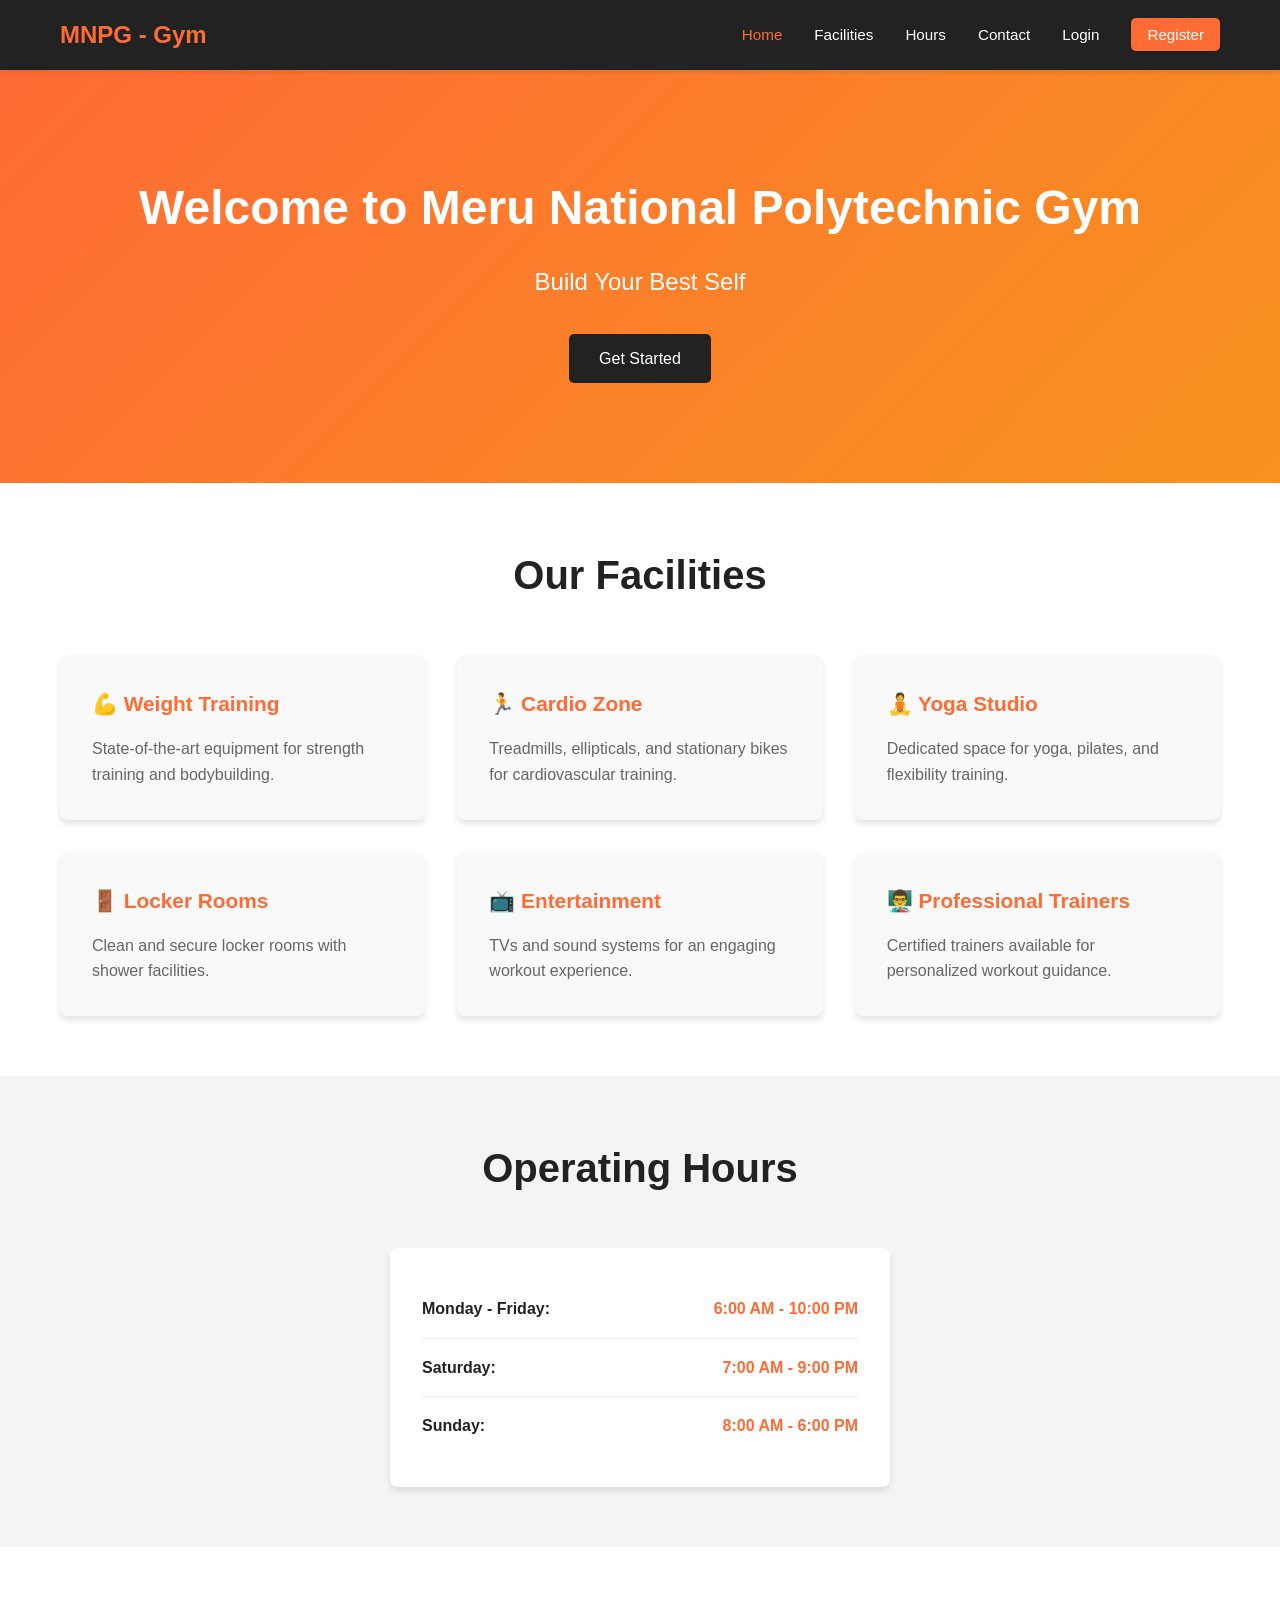
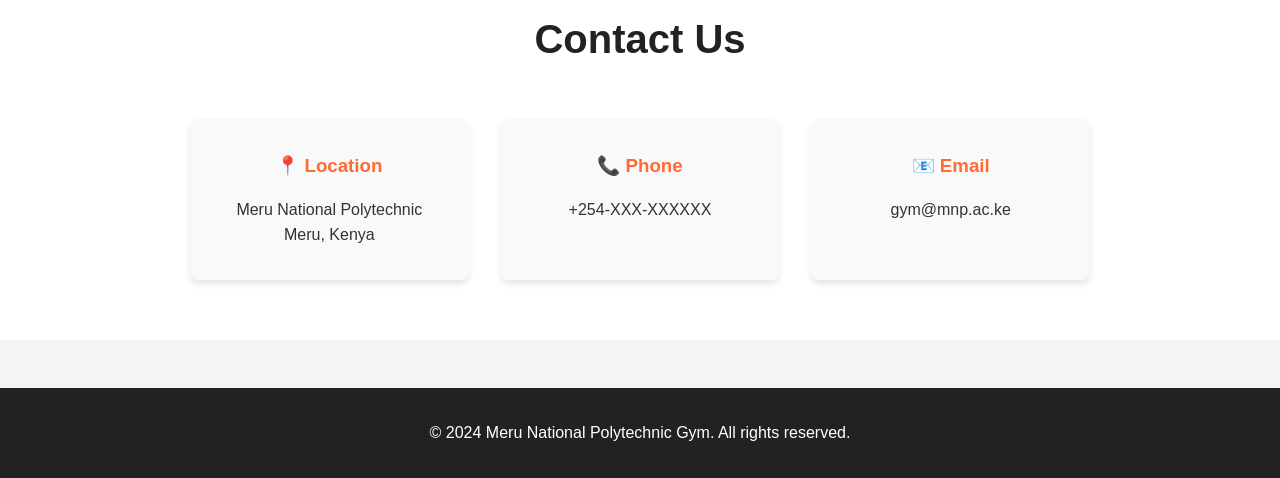
<file: index.html>
<!DOCTYPE html>
<html lang="en">
<head>
    <meta charset="UTF-8">
    <meta name="viewport" content="width=device-width, initial-scale=1.0">
    <title>Meru National Polytechnic Gym</title>
    <link rel="stylesheet" href="css/style.css">
</head>
<body>
    <nav class="navbar">
        <div class="container">
            <div class="nav-brand">MNPG - Gym</div>
            <ul class="nav-menu">
                <li><a href="index.html" class="active">Home</a></li>
                <li><a href="#facilities">Facilities</a></li>
                <li><a href="#hours">Hours</a></li>
                <li><a href="#contact">Contact</a></li>
                <li><a href="login.php">Login</a></li>
                <li><a href="register.html" class="btn-register">Register</a></li>
            </ul>
        </div>
    </nav>

    <header class="hero">
        <div class="hero-content">
            <h1>Welcome to Meru National Polytechnic Gym</h1>
            <p>Build Your Best Self</p>
            <a href="register.html" class="btn-primary">Get Started</a>
        </div>
    </header>

    <section id="facilities" class="facilities">
        <div class="container">
            <h2>Our Facilities</h2>
            <div class="facilities-grid">
                <div class="facility-card">
                    <h3>💪 Weight Training</h3>
                    <p>State-of-the-art equipment for strength training and bodybuilding.</p>
                </div>
                <div class="facility-card">
                    <h3>🏃 Cardio Zone</h3>
                    <p>Treadmills, ellipticals, and stationary bikes for cardiovascular training.</p>
                </div>
                <div class="facility-card">
                    <h3>🧘 Yoga Studio</h3>
                    <p>Dedicated space for yoga, pilates, and flexibility training.</p>
                </div>
                <div class="facility-card">
                    <h3>🚪 Locker Rooms</h3>
                    <p>Clean and secure locker rooms with shower facilities.</p>
                </div>
                <div class="facility-card">
                    <h3>📺 Entertainment</h3>
                    <p>TVs and sound systems for an engaging workout experience.</p>
                </div>
                <div class="facility-card">
                    <h3>👨‍🏫 Professional Trainers</h3>
                    <p>Certified trainers available for personalized workout guidance.</p>
                </div>
            </div>
        </div>
    </section>

    <section id="hours" class="hours">
        <div class="container">
            <h2>Operating Hours</h2>
            <div class="hours-content">
                <div class="hours-table">
                    <div class="hour-row">
                        <span class="day">Monday - Friday:</span>
                        <span class="time">6:00 AM - 10:00 PM</span>
                    </div>
                    <div class="hour-row">
                        <span class="day">Saturday:</span>
                        <span class="time">7:00 AM - 9:00 PM</span>
                    </div>
                    <div class="hour-row">
                        <span class="day">Sunday:</span>
                        <span class="time">8:00 AM - 6:00 PM</span>
                    </div>
                </div>
            </div>
        </div>
    </section>

    <section id="contact" class="contact">
        <div class="container">
            <h2>Contact Us</h2>
            <div class="contact-content">
                <div class="contact-info">
                    <div class="info-item">
                        <h3>📍 Location</h3>
                        <p>Meru National Polytechnic<br>Meru, Kenya</p>
                    </div>
                    <div class="info-item">
                        <h3>📞 Phone</h3>
                        <p>+254-XXX-XXXXXX</p>
                    </div>
                    <div class="info-item">
                        <h3>📧 Email</h3>
                        <p>gym@mnp.ac.ke</p>
                    </div>
                </div>
            </div>
        </div>
    </section>

    <footer>
        <div class="container">
            <p>&copy; 2024 Meru National Polytechnic Gym. All rights reserved.</p>
        </div>
    </footer>

    <script src="js/script.js"></script>
</body>
</html>
</file>
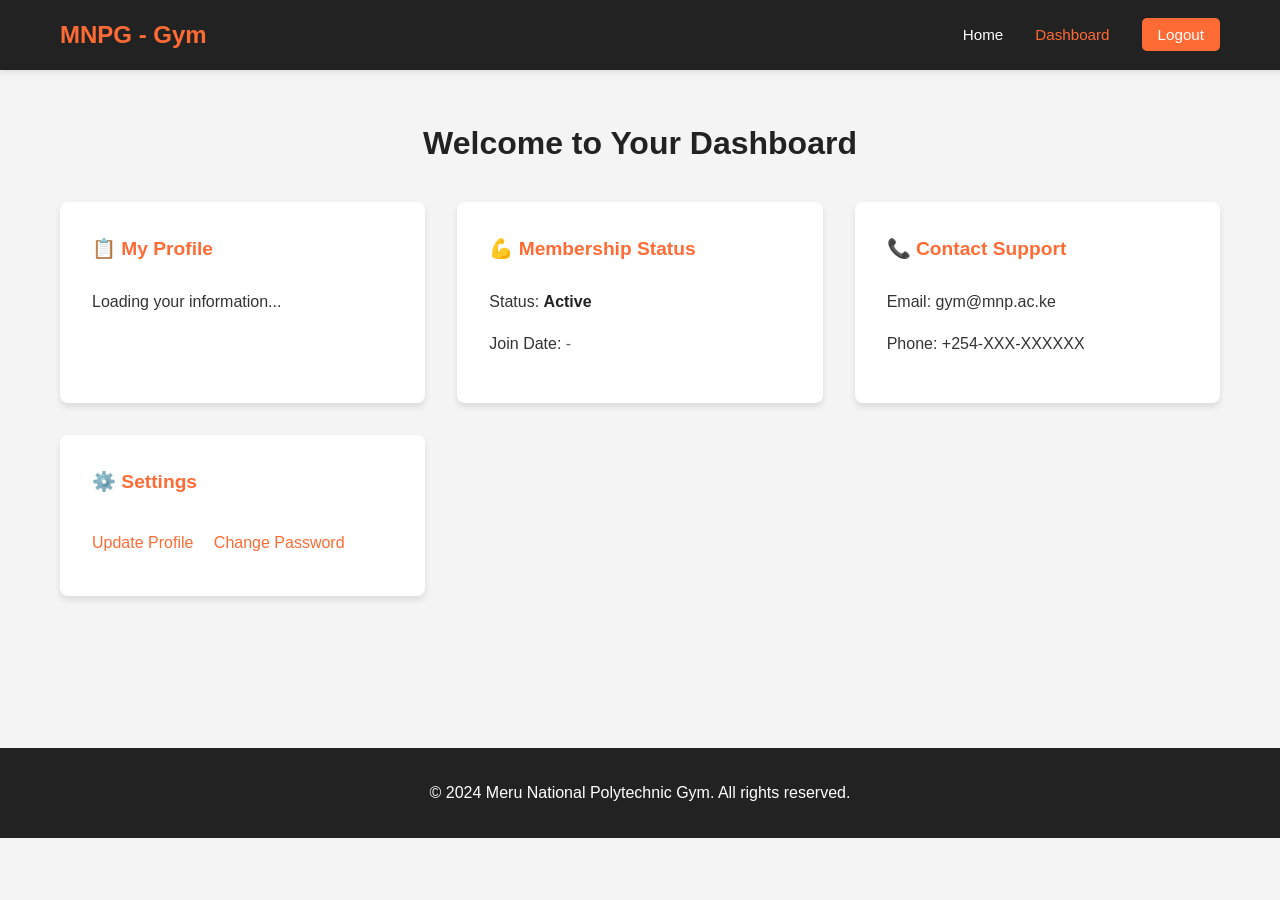
<file: dashboard.html>
<!DOCTYPE html>
<html lang="en">
<head>
    <meta charset="UTF-8">
    <meta name="viewport" content="width=device-width, initial-scale=1.0">
    <title>Dashboard - Meru National Polytechnic Gym</title>
    <link rel="stylesheet" href="css/style.css">
</head>
<body>
    <nav class="navbar">
        <div class="container">
            <div class="nav-brand">MNPG - Gym</div>
            <ul class="nav-menu">
                <li><a href="index.html">Home</a></li>
                <li><a href="dashboard.html" class="active">Dashboard</a></li>
                <li><a href="php/logout.php" class="btn-register">Logout</a></li>
            </ul>
        </div>
    </nav>

    <div class="dashboard-container">
        <div class="container">
            <h1>Welcome to Your Dashboard</h1>
            <div class="dashboard-grid">
                <div class="dashboard-card">
                    <h3>📋 My Profile</h3>
                    <div id="memberInfo">
                        <p>Loading your information...</p>
                    </div>
                </div>

                <div class="dashboard-card">
                    <h3>💪 Membership Status</h3>
                    <p>Status: <strong>Active</strong></p>
                    <p>Join Date: <span id="joinDate">-</span></p>
                </div>

                <div class="dashboard-card">
                    <h3>📞 Contact Support</h3>
                    <p>Email: gym@mnp.ac.ke</p>
                    <p>Phone: +254-XXX-XXXXXX</p>
                </div>

                <div class="dashboard-card">
                    <h3>⚙️ Settings</h3>
                    <a href="#" class="btn-link">Update Profile</a>
                    <a href="#" class="btn-link">Change Password</a>
                </div>
            </div>
        </div>
    </div>

    <footer>
        <div class="container">
            <p>&copy; 2024 Meru National Polytechnic Gym. All rights reserved.</p>
        </div>
    </footer>

    <script src="js/script.js"></script>
</body>
</html>
</file>
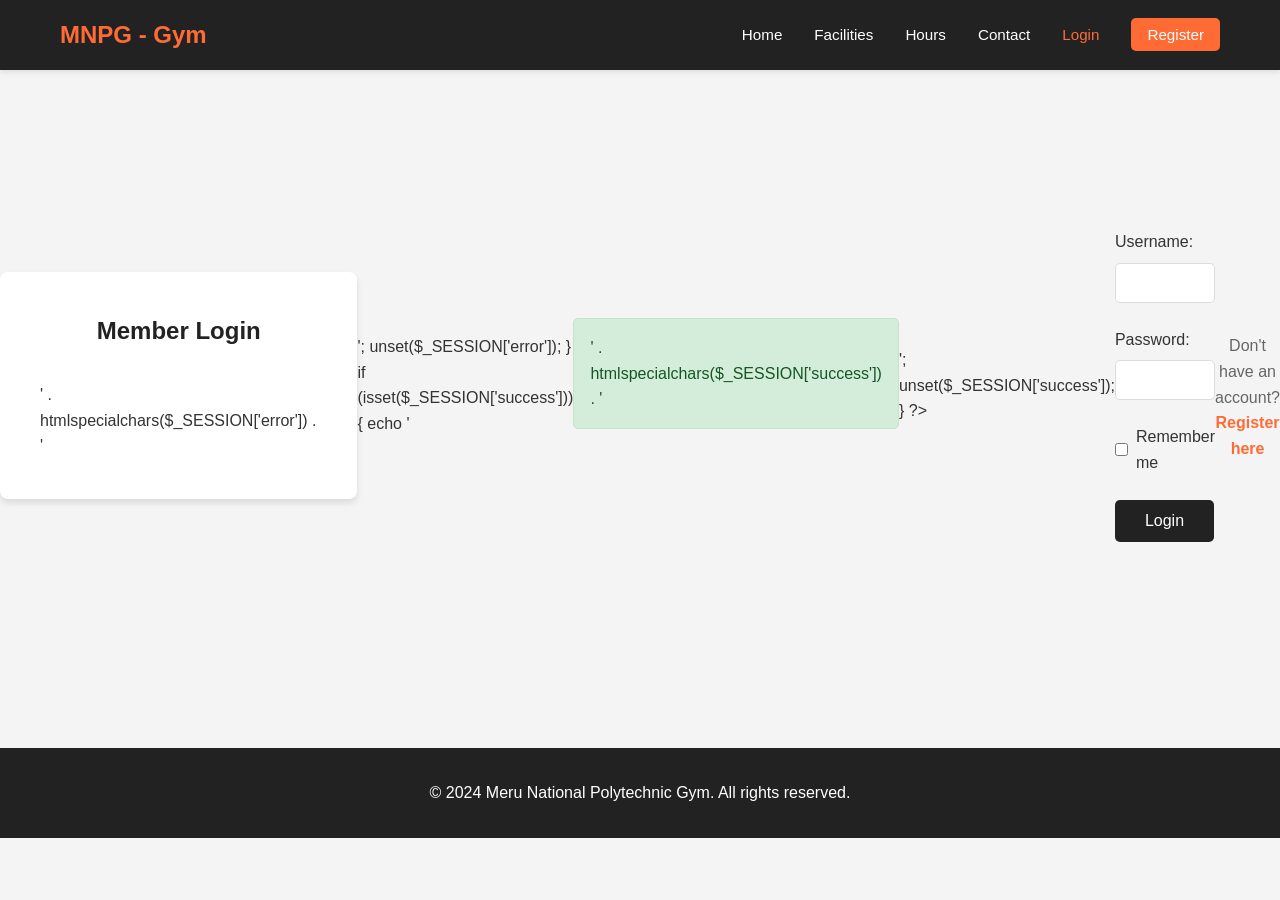
<file: login.html>
<!DOCTYPE html>
<html lang="en">
<head>
    <meta charset="UTF-8">
    <meta name="viewport" content="width=device-width, initial-scale=1.0">
    <title>Login - Meru National Polytechnic Gym</title>
    <link rel="stylesheet" href="css/style.css">
</head>
<body>
    <nav class="navbar">
        <div class="container">
            <div class="nav-brand">MNPG - Gym</div>
            <ul class="nav-menu">
                <li><a href="index.html">Home</a></li>
                <li><a href="index.html#facilities">Facilities</a></li>
                <li><a href="index.html#hours">Hours</a></li>
                <li><a href="index.html#contact">Contact</a></li>
                <li><a href="login.html" class="active">Login</a></li>
                <li><a href="register.html" class="btn-register">Register</a></li>
            </ul>
        </div>
    </nav>

    <div class="form-container">
        <div class="form-box">
            <h2>Member Login</h2>
            
            <?php
                session_start();
                if (isset($_SESSION['error'])) {
                    echo '<div class="error-message">' . htmlspecialchars($_SESSION['error']) . '</div>';
                    unset($_SESSION['error']);
                }
                if (isset($_SESSION['success'])) {
                    echo '<div class="success-message">' . htmlspecialchars($_SESSION['success']) . '</div>';
                    unset($_SESSION['success']);
                }
            ?>

            <form id="loginForm" method="POST" action="php/login.php">
                <div class="form-group">
                    <label for="username">Username:</label>
                    <input type="text" id="username" name="username" required>
                </div>

                <div class="form-group">
                    <label for="password">Password:</label>
                    <input type="password" id="password" name="password" required>
                </div>

                <div class="form-group checkbox">
                    <input type="checkbox" id="remember" name="remember">
                    <label for="remember">Remember me</label>
                </div>

                <button type="submit" class="btn-primary">Login</button>
            </form>

            <p class="form-footer">Don't have an account? <a href="register.html">Register here</a></p>
        </div>
    </div>

    <footer>
        <div class="container">
            <p>&copy; 2024 Meru National Polytechnic Gym. All rights reserved.</p>
        </div>
    </footer>

    <script src="js/script.js"></script>
</body>
</html>
</file>
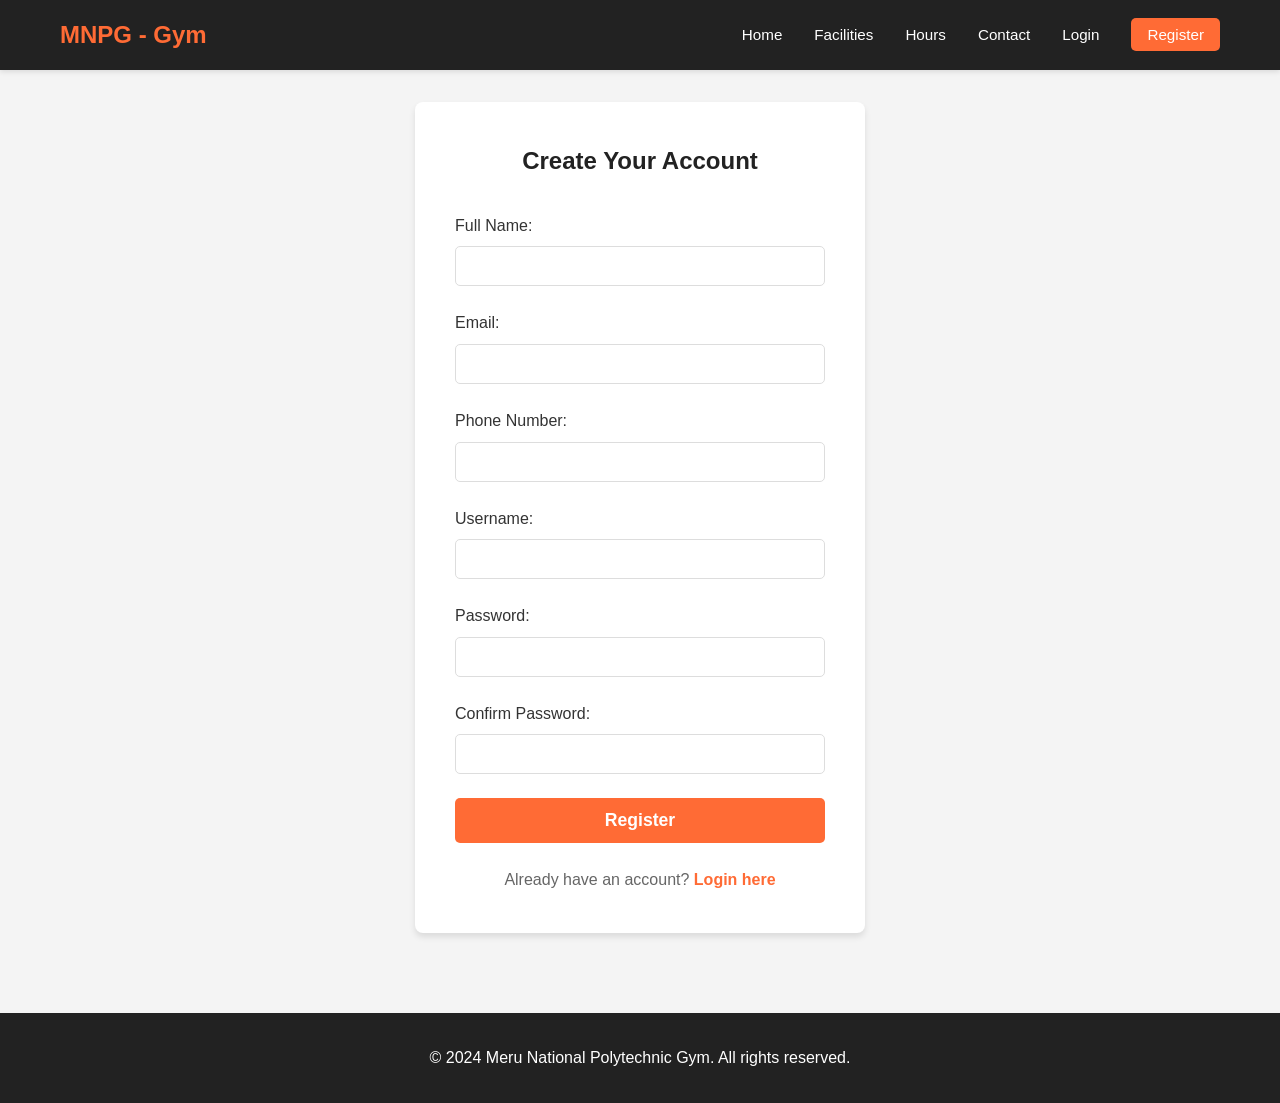
<file: register.html>
<!DOCTYPE html>
<html lang="en">
<head>
    <meta charset="UTF-8">
    <meta name="viewport" content="width=device-width, initial-scale=1.0">
    <title>Register - Meru National Polytechnic Gym</title>
    <link rel="stylesheet" href="css/style.css">
</head>
<body>
    <nav class="navbar">
        <div class="container">
            <div class="nav-brand">MNPG - Gym</div>
            <ul class="nav-menu">
                <li><a href="index.html">Home</a></li>
                <li><a href="index.html#facilities">Facilities</a></li>
                <li><a href="index.html#hours">Hours</a></li>
                <li><a href="index.html#contact">Contact</a></li>
                <li><a href="login.php">Login</a></li>
                <li><a href="register.html" class="btn-register active">Register</a></li>
            </ul>
        </div>
    </nav>

    <div class="form-container">
        <div class="form-box">
            <h2>Create Your Account</h2>
            <form id="registerForm" method="POST" action="php/register.php">
                <div class="form-group">
                    <label for="fullname">Full Name:</label>
                    <input type="text" id="fullname" name="fullname" required>
                </div>

                <div class="form-group">
                    <label for="email">Email:</label>
                    <input type="email" id="email" name="email" required>
                </div>

                <div class="form-group">
                    <label for="phone">Phone Number:</label>
                    <input type="tel" id="phone" name="phone" required>
                </div>

                <div class="form-group">
                    <label for="username">Username:</label>
                    <input type="text" id="username" name="username" required>
                </div>

                <div class="form-group">
                    <label for="password">Password:</label>
                    <input type="password" id="password" name="password" required>
                </div>

                <div class="form-group">
                    <label for="confirm_password">Confirm Password:</label>
                    <input type="password" id="confirm_password" name="confirm_password" required>
                </div>

                <button type="submit" class="btn-primary">Register</button>
            </form>

            <p class="form-footer">Already have an account? <a href="login.php">Login here</a></p>
        </div>
    </div>

    <footer>
        <div class="container">
            <p>&copy; 2024 Meru National Polytechnic Gym. All rights reserved.</p>
        </div>
    </footer>

    <script src="js/script.js"></script>
</body>
</html>
</file>
<file: css/style.css>
* {
    margin: 0;
    padding: 0;
    box-sizing: border-box;
}

body {
    font-family: 'Segoe UI', Tahoma, Geneva, Verdana, sans-serif;
    line-height: 1.6;
    color: #333;
    background-color: #f4f4f4;
}

.container {
    max-width: 1200px;
    margin: 0 auto;
    padding: 0 20px;
}

/* Navbar */
.navbar {
    background-color: #222;
    color: #fff;
    padding: 1rem 0;
    position: sticky;
    top: 0;
    z-index: 100;
    box-shadow: 0 2px 5px rgba(0, 0, 0, 0.1);
}

.navbar .container {
    display: flex;
    justify-content: space-between;
    align-items: center;
}

.nav-brand {
    font-size: 1.5rem;
    font-weight: bold;
    color: #ff6b35;
}

.nav-menu {
    display: flex;
    list-style: none;
    gap: 2rem;
    align-items: center;
}

.nav-menu a {
    color: #fff;
    text-decoration: none;
    transition: color 0.3s ease;
    font-size: 0.95rem;
}

.nav-menu a:hover,
.nav-menu a.active {
    color: #ff6b35;
}

.btn-register {
    background-color: #ff6b35;
    padding: 0.5rem 1rem;
    border-radius: 5px;
    color: #fff !important;
}

.btn-register:hover {
    background-color: #e55100;
}

/* Messages */
.error-message {
    background-color: #f8d7da;
    border: 1px solid #f5c6cb;
    color: #721c24;
    padding: 1rem;
    border-radius: 5px;
    margin-bottom: 1.5rem;
}

.success-message {
    background-color: #d4edda;
    border: 1px solid #c3e6cb;
    color: #155724;
    padding: 1rem;
    border-radius: 5px;
    margin-bottom: 1.5rem;
}

/* Hero Section */
.hero {
    background: linear-gradient(135deg, #ff6b35 0%, #f7931e 100%);
    color: #fff;
    padding: 100px 0;
    text-align: center;
}

.hero-content h1 {
    font-size: 3rem;
    margin-bottom: 1rem;
}

.hero-content p {
    font-size: 1.5rem;
    margin-bottom: 2rem;
}

.btn-primary {
    display: inline-block;
    background-color: #222;
    color: #fff;
    padding: 12px 30px;
    text-decoration: none;
    border-radius: 5px;
    transition: background-color 0.3s ease;
    border: none;
    cursor: pointer;
    font-size: 1rem;
}

.btn-primary:hover {
    background-color: #333;
}

/* Facilities Section */
.facilities {
    padding: 60px 0;
    background-color: #fff;
}

.facilities h2,
.hours h2,
.contact h2 {
    text-align: center;
    font-size: 2.5rem;
    margin-bottom: 3rem;
    color: #222;
}

.facilities-grid {
    display: grid;
    grid-template-columns: repeat(auto-fit, minmax(300px, 1fr));
    gap: 2rem;
}

.facility-card {
    background-color: #f9f9f9;
    padding: 2rem;
    border-radius: 8px;
    box-shadow: 0 4px 6px rgba(0, 0, 0, 0.1);
    transition: transform 0.3s ease, box-shadow 0.3s ease;
}

.facility-card:hover {
    transform: translateY(-5px);
    box-shadow: 0 6px 12px rgba(0, 0, 0, 0.15);
}

.facility-card h3 {
    color: #ff6b35;
    margin-bottom: 1rem;
    font-size: 1.3rem;
}

.facility-card p {
    color: #666;
}

/* Hours Section */
.hours {
    padding: 60px 0;
    background-color: #f4f4f4;
}

.hours-content {
    display: flex;
    justify-content: center;
}

.hours-table {
    background-color: #fff;
    padding: 2rem;
    border-radius: 8px;
    box-shadow: 0 4px 6px rgba(0, 0, 0, 0.1);
    width: 100%;
    max-width: 500px;
}

.hour-row {
    display: flex;
    justify-content: space-between;
    padding: 1rem 0;
    border-bottom: 1px solid #eee;
}

.hour-row:last-child {
    border-bottom: none;
}

.day {
    font-weight: bold;
    color: #222;
}

.time {
    color: #ff6b35;
    font-weight: bold;
}

/* Contact Section */
.contact {
    padding: 60px 0;
    background-color: #fff;
}

.contact-content {
    display: flex;
    justify-content: center;
}

.contact-info {
    display: grid;
    grid-template-columns: repeat(auto-fit, minmax(250px, 1fr));
    gap: 2rem;
    width: 100%;
    max-width: 900px;
}

.info-item {
    background-color: #f9f9f9;
    padding: 2rem;
    border-radius: 8px;
    box-shadow: 0 4px 6px rgba(0, 0, 0, 0.1);
    text-align: center;
}

.info-item h3 {
    color: #ff6b35;
    margin-bottom: 1rem;
}

/* Form Container */
.form-container {
    display: flex;
    justify-content: center;
    align-items: center;
    min-height: 70vh;
    padding: 2rem 0;
}

.form-box {
    background-color: #fff;
    padding: 2.5rem;
    border-radius: 8px;
    box-shadow: 0 4px 6px rgba(0, 0, 0, 0.1);
    width: 100%;
    max-width: 450px;
}

.form-box h2 {
    text-align: center;
    margin-bottom: 2rem;
    color: #222;
}

.form-group {
    margin-bottom: 1.5rem;
}

.form-group label {
    display: block;
    margin-bottom: 0.5rem;
    color: #333;
    font-weight: 500;
}

.form-group input {
    width: 100%;
    padding: 10px;
    border: 1px solid #ddd;
    border-radius: 5px;
    font-size: 1rem;
    transition: border-color 0.3s ease;
}

.form-group input:focus {
    outline: none;
    border-color: #ff6b35;
    box-shadow: 0 0 5px rgba(255, 107, 53, 0.3);
}

.form-group.checkbox {
    display: flex;
    align-items: center;
}

.form-group.checkbox input {
    width: auto;
    margin-right: 0.5rem;
}

.form-group.checkbox label {
    margin-bottom: 0;
}

.form-box button {
    width: 100%;
    padding: 12px;
    background-color: #ff6b35;
    color: #fff;
    border: none;
    border-radius: 5px;
    font-size: 1.1rem;
    font-weight: bold;
    cursor: pointer;
    transition: background-color 0.3s ease;
}

.form-box button:hover {
    background-color: #e55100;
}

.form-footer {
    text-align: center;
    margin-top: 1.5rem;
    color: #666;
}

.form-footer a {
    color: #ff6b35;
    text-decoration: none;
    font-weight: bold;
}

.form-footer a:hover {
    text-decoration: underline;
}

/* Dashboard */
.dashboard-container {
    padding: 3rem 0;
    min-height: 70vh;
}

.dashboard-container h1 {
    text-align: center;
    margin-bottom: 2rem;
    color: #222;
}

.dashboard-grid {
    display: grid;
    grid-template-columns: repeat(auto-fit, minmax(300px, 1fr));
    gap: 2rem;
}

.dashboard-card {
    background-color: #fff;
    padding: 2rem;
    border-radius: 8px;
    box-shadow: 0 4px 6px rgba(0, 0, 0, 0.1);
}

.dashboard-card h3 {
    color: #ff6b35;
    margin-bottom: 1.5rem;
    font-size: 1.2rem;
}

.dashboard-card p {
    margin-bottom: 0.8rem;
    line-height: 1.8;
}

.dashboard-card p strong {
    color: #222;
}

.dashboard-card span {
    color: #666;
}

.btn-link {
    display: inline-block;
    color: #ff6b35;
    text-decoration: none;
    margin-right: 1rem;
    padding: 0.5rem 0;
    font-weight: 500;
    transition: text-decoration 0.3s ease;
}

.btn-link:hover {
    text-decoration: underline;
}

/* Footer */
footer {
    background-color: #222;
    color: #fff;
    text-align: center;
    padding: 2rem 0;
    margin-top: 3rem;
}

/* Responsive Design */
@media (max-width: 768px) {
    .nav-menu {
        flex-direction: column;
        gap: 1rem;
    }

    .hero-content h1 {
        font-size: 2rem;
    }

    .hero-content p {
        font-size: 1.2rem;
    }

    .facilities h2,
    .hours h2,
    .contact h2 {
        font-size: 1.8rem;
    }

    .facilities-grid,
    .contact-info,
    .dashboard-grid {
        grid-template-columns: 1fr;
    }

    .form-box {
        padding: 1.5rem;
    }
}

@media (max-width: 480px) {
    .nav-menu {
        gap: 0.5rem;
    }

    .nav-menu a {
        font-size: 0.8rem;
    }

    .hero {
        padding: 50px 0;
    }

    .hero-content h1 {
        font-size: 1.5rem;
    }

    .hero-content p {
        font-size: 1rem;
    }
}
</file>
